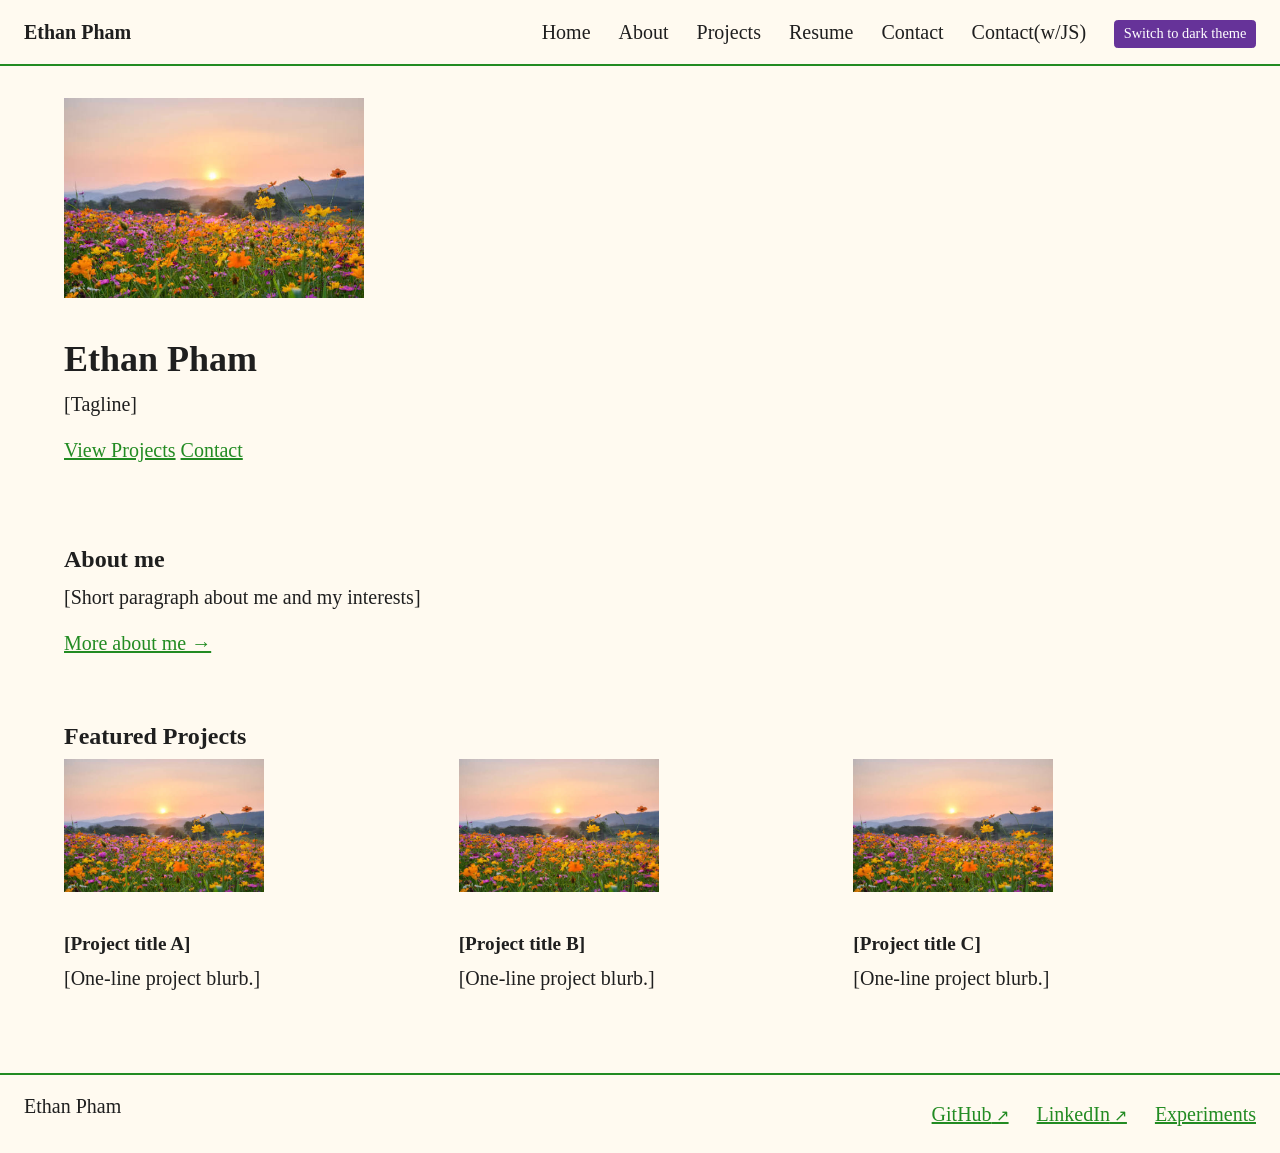
<file: index.html>
<!DOCTYPE html>
<html lang="en">
<head>
  <meta charset="UTF-8">
  <meta name="viewport" content="width=device-width, initial-scale=1.0">
  <meta name = "view-transition" content = "same-origin">
  <title>Ethan Pham — Home</title>
  <link rel="stylesheet" href="personal.css">
  <script> //Placeholder for third-party analytics script </script>
  <script src="theme.js"></script>
</head>
<body>
  <header>
    <a href="index.html">Ethan Pham</a>
    <nav>
      <ul>
        <li><a href="index.html">Home</a></li>
        <li><a href="about.html">About</a></li>
        <li><a href="projects.html">Projects</a></li>
        <li><a href="resume.html">Resume</a></li>
        <li><a href="form-no-js.html">Contact</a></li>
        <li><a href="form-with-js.html">Contact(w/JS)</a></li>
        <script src="theme.js" defer></script>
        <li id="theme-control" hidden><button type="button">Switch to dark theme</button></li>
      </ul>
    </nav>
  </header>

  <main>
    <section>
      <picture>
        <source srcset="images/placeholder.jpeg" media="(max-width: 600px)">
        <img src="images/placeholder.jpeg" alt="Headshot of me" width="300" height="900">
      </picture>
      <h1>Ethan Pham</h1>
      <p>[Tagline]</p>
      <p>
        <a href="projects.html">View Projects</a>
        <a href="contact.html">Contact</a>
      </p>
    </section>

    <section>
        <h2>About me</h2>
        <p>[Short paragraph about me and my interests]</p>
        <a href="about.html">More about me →</a>
    </section>

    <section>
        <h2>Featured Projects</h2>
        <div>
        <article>
            <img src="images/placeholder.jpeg" alt="Screenshot of Project A" width="200" height="200">
            <h3>[Project title A]</h3>
            <p>[One-line project blurb.]</p>
        </article>
        <article>
            <img src="images/placeholder.jpeg" alt="Screenshot of Project B" width="200" height="200">
            <h3>[Project title B]</h3>
            <p>[One-line project blurb.]</p>
        </article>
        <article>
            <img src="images/placeholder.jpeg" alt="Screenshot of Project C" width="200" height="200">
            <h3>[Project title C]</h3>
            <p>[One-line project blurb.]</p>
        </article>
        </div>
    </section>
  </main>

  <footer>
    <p>Ethan Pham</p>
    <ul>
      <li><a href="https://github.com/">GitHub</a></li>
      <li><a href="https://linkedin.com/">LinkedIn</a></li>
      <li><a href="experiments.html">Experiments</a></li>
    </ul>
  </footer>

  <noscript>This site works without JavaScript.</noscript>
</body>
</html>
</file>
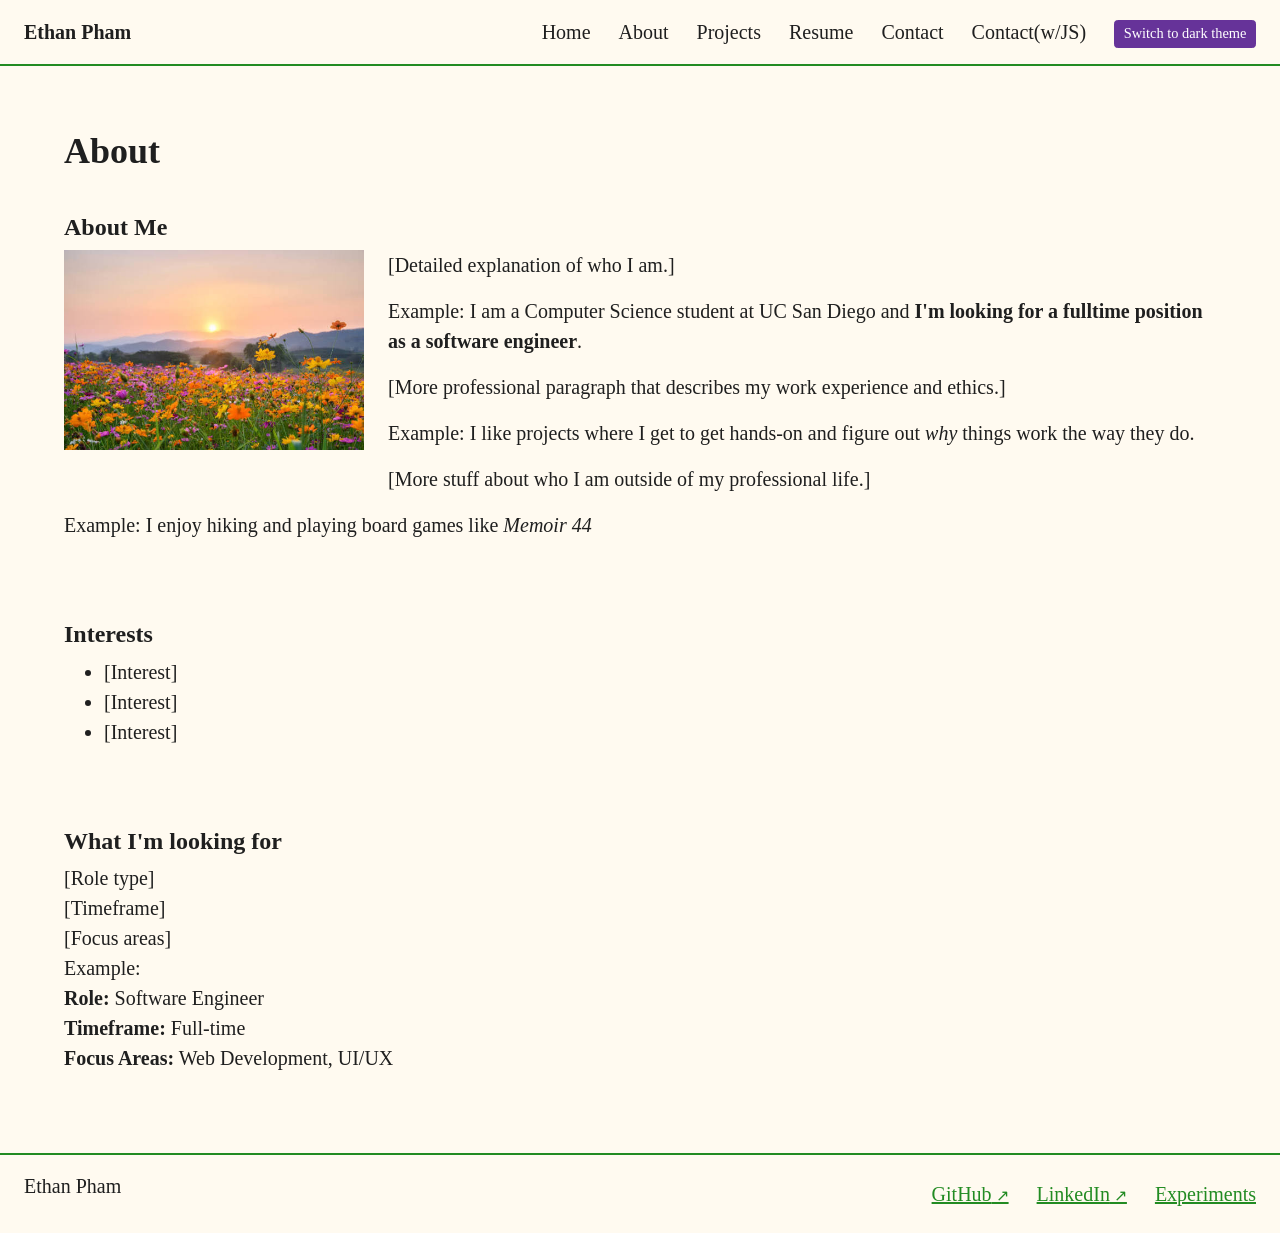
<file: about.html>
<!DOCTYPE html>
<html lang="en">
<head>
    <meta charset="UTF-8">
    <meta name="viewport" content="width=device-width, initial-scale=1.0">
    <meta name = "view-transition" content = "same-origin">
    <title>Ethan Pham — About Me</title>
    <link rel="stylesheet" href="personal.css">
    <script> //Placeholder for third-party analytics script </script>
    <script src="theme.js"></script>
</head>
<body>
  <header>
    <a href="index.html">Ethan Pham</a>
    <nav>
      <ul>
        <li><a href="index.html">Home</a></li>
        <li><a href="about.html">About</a></li>
        <li><a href="projects.html">Projects</a></li>
        <li><a href="resume.html">Resume</a></li>
        <li><a href="form-no-js.html">Contact</a></li>
        <li><a href="form-with-js.html">Contact(w/JS)</a></li>
        <li id="theme-control" hidden><button type="button">Switch to dark theme</button></li>
      </ul>
    </nav>
  </header>

  <main>
    <h1>About</h1>

    <section>
        <h2>About Me</h2>
        <img src="images/placeholder.jpeg" alt="another photo" width="300" height="300">
        <p>[Detailed explanation of who I am.]</p>
        <p>Example: I am a Computer Science student at UC San Diego and <strong>I'm looking for a fulltime position as a software engineer</strong>.</p>
        <p>[More professional paragraph that describes my work experience and ethics.]</p>
        <p>Example: I like projects where I get to get hands-on and figure out <em>why</em> things work the way they do.</p>
        <p>[More stuff about who I am outside of my professional life.]</p>
        <p>Example: I enjoy hiking and playing board games like <i>Memoir 44</i></p>
    </section>

    <section>
        <h2>Interests</h2>
        <ul>
            <li>[Interest]</li>
            <li>[Interest]</li>
            <li>[Interest]</li>
        </ul>
    </section>

    <section>
        <h2>What I'm looking for</h2>
        <p>
            <span>[Role type]</span><br>
            <span>[Timeframe]</span><br>
            <span>[Focus areas]</span><br>

            <span>Example: </span><br>
            <span><b>Role:</b> Software Engineer</span><br>
            <span><b>Timeframe:</b> Full-time</span><br>
            <span><b>Focus Areas:</b> Web Development, UI/UX</span><br>
        </p>
        </section>
  </main>

  <footer>
        <p>Ethan Pham</p>
        <ul>
        <li><a href="https://github.com/">GitHub</a></li>
        <li><a href="https://linkedin.com/">LinkedIn</a></li>
        <li><a href="experiments.html">Experiments</a></li>
        </ul>
  </footer>

  <noscript>This site works without JavaScript.</noscript>
</body>
</html>
</file>
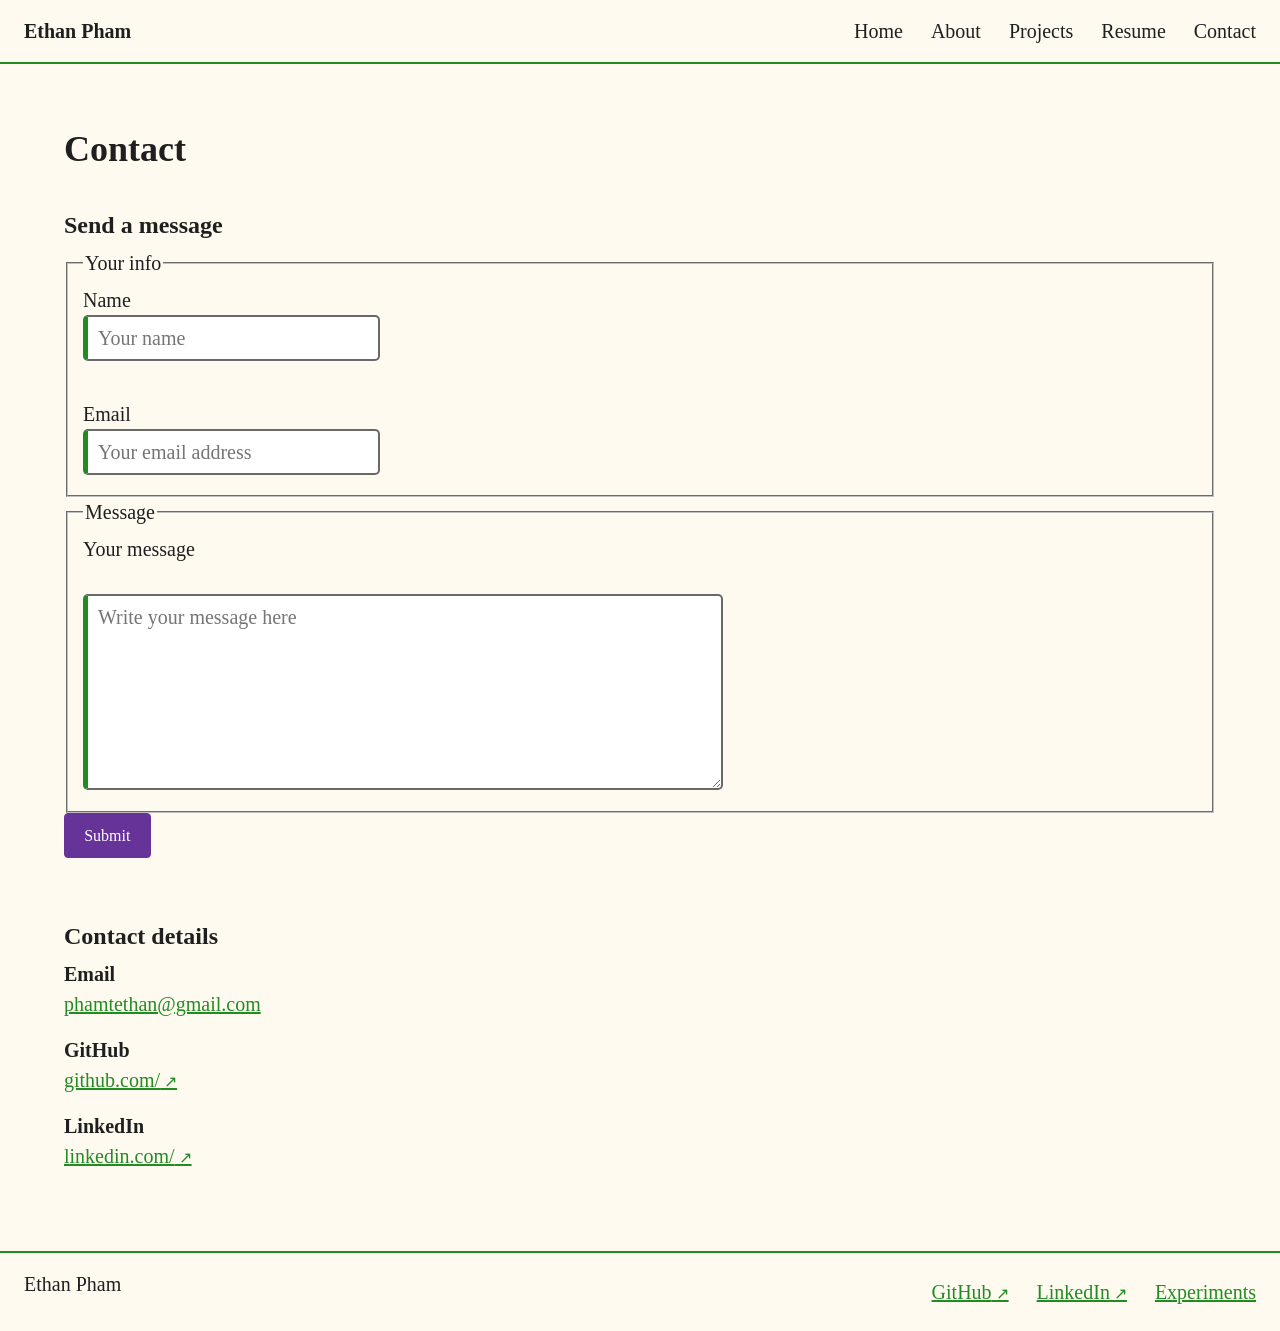
<file: contact.html>
<!DOCTYPE html>
<html lang="en">
<head>
  <meta charset="UTF-8">
  <meta name="viewport" content="width=device-width, initial-scale=1.0">
  <meta name = "view-transition" content = "same-origin">
  <title>Ethan Pham — Contact Me</title>
  <link rel="stylesheet" href="personal.css">
  <script> //Placeholder for third-party analytics script </script>
</head>
<body>
  <header>
    <a href="index.html">Ethan Pham</a>
    <nav>
      <ul>
        <li><a href="index.html">Home</a></li>
        <li><a href="about.html">About</a></li>
        <li><a href="projects.html">Projects</a></li>
        <li><a href="resume.html">Resume</a></li>
        <li><a href="contact.html">Contact</a></li>
      </ul>
    </nav>
  </header>

  <main>
    <h1>Contact</h1>

    <section>
      <h2>Send a message</h2>
      <form action="#" method="post">
        <fieldset>
          <legend>Your info</legend>
          <label for="name">Name</label>
          <input type="text" id="name" name="name" placeholder="Your name" required><br>
          <label for="email">Email</label>
          <input type="email" id="email" name="email" placeholder="Your email address" required>
        </fieldset>

        <fieldset>
          <legend>Message</legend>
          <label for="message">Your message</label><br>
          <textarea id="message" name="message" rows="6" cols="50" placeholder="Write your message here" required></textarea>
        </fieldset>

        <button type="button" commandfor="submit-dialog" command="show-modal">Submit</button>
      </form>
    </section>

    <section>
      <h2>Contact details</h2>
      <p><b>Email</b><br><a href="mailto:you@example.com">phamtethan@gmail.com</a></p>
      <p><b>GitHub</b><br><a href="https://github.com">github.com/</a></p>
      <p><b>LinkedIn</b><br><a href="https://linkedin.com">linkedin.com/</a></p>
    </section>
  </main>

  <footer>
    <p>Ethan Pham</p>
    <ul>
      <li><a href="https://github.com/">GitHub</a></li>
      <li><a href="https://linkedin.com/">LinkedIn</a></li>
      <li><a href="experiments.html">Experiments</a></li>
    </ul>
  </footer>

<dialog id="submit-dialog">
  <header>
    <h2> Message Sent!</h2>
    <button commandfor="submit-dialog" command="close" aria-label="Close">&times;</button>
  </header>
  <section>
    <h2>Thanks for the message!</h2>
    <p>Thanks! Your message has been sent.</p>
  </section>
  <footer>
    <button commandfor="submit-dialog" command = "close" class="primary">Close</button>
  </footer> 
</dialog>


  <noscript>This site works without JavaScript.</noscript>
</body>
</html>
</file>
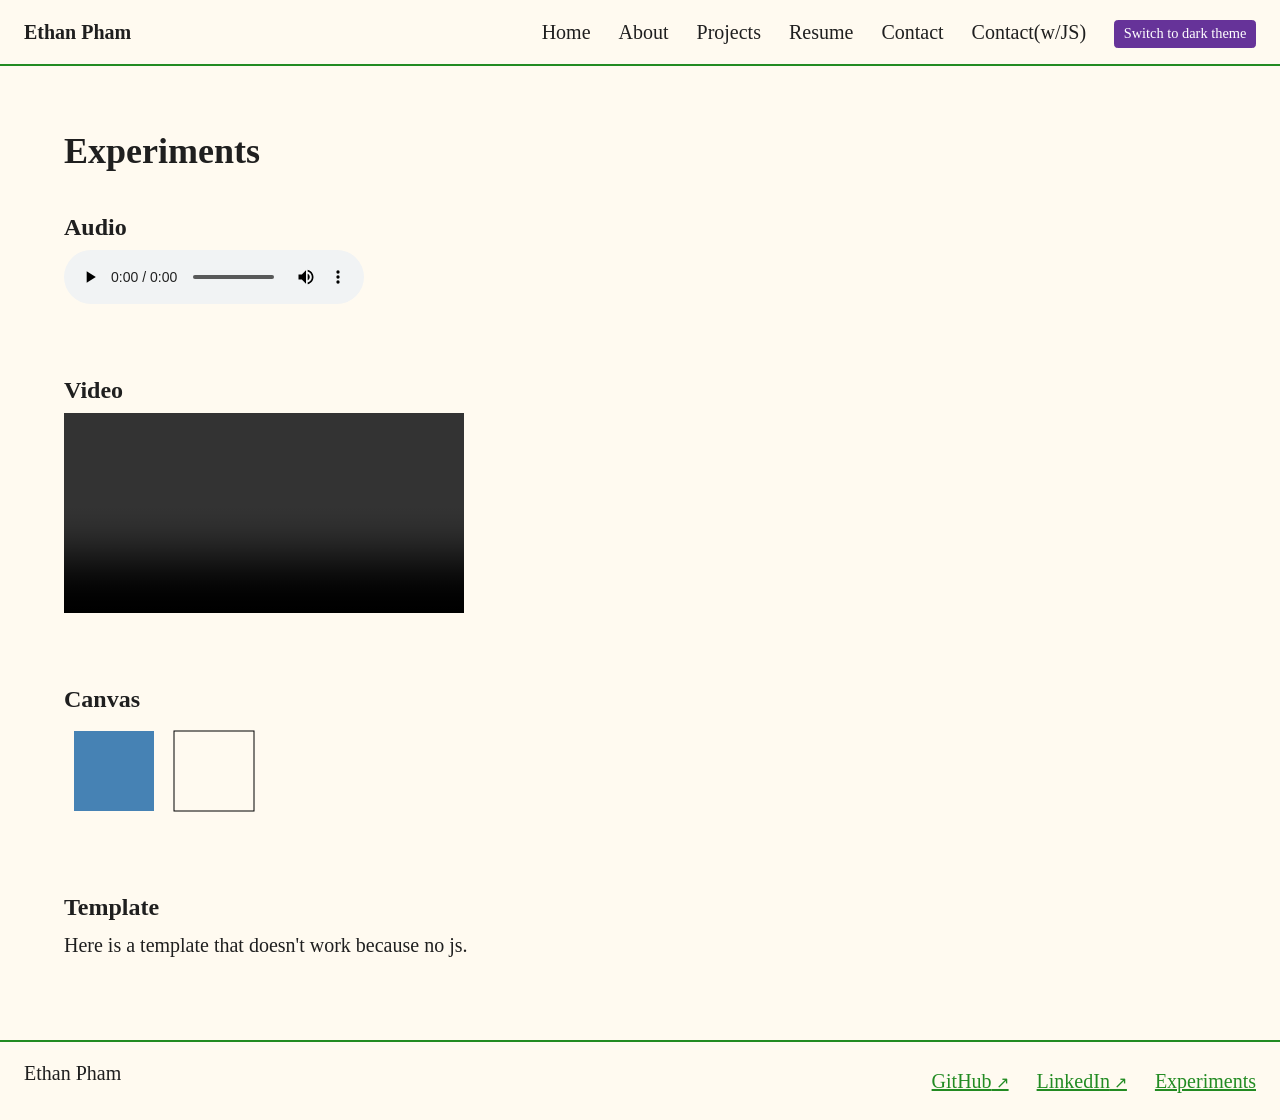
<file: experiments.html>
<!DOCTYPE html>
<html lang="en">
<head>
  <meta charset="UTF-8">
  <meta name="viewport" content="width=device-width, initial-scale=1.0">
  <meta name = "view-transition" content = "same-origin">
  <title>Ethan Pham — Experiments</title>
  <link rel="stylesheet" href="personal.css">
  <script> //Placeholder for third-party analytics script </script>
  <script src="theme.js"></script>
</head>
<body>
  <header>
    <a href="index.html">Ethan Pham</a>
    <nav>
      <ul>
        <li><a href="index.html">Home</a></li>
        <li><a href="about.html">About</a></li>
        <li><a href="projects.html">Projects</a></li>
        <li><a href="resume.html">Resume</a></li>
        <li><a href="form-no-js.html">Contact</a></li>
        <li><a href="form-with-js.html">Contact(w/JS)</a></li>
        <li id="theme-control" hidden><button type="button">Switch to dark theme</button></li>
      </ul>
    </nav>
  </header>

  <main>
     <h1>Experiments</h1>
     <section>
      <h2>Audio</h2>
      <audio controls>
        <source src="audio/oof.mp3" type="audio/mpeg">
        Your browser does not support the audio element.
      </audio>
     </section>

     <section>
      <h2>Video</h2>
      <video controls width="400" height="240">
        <source src="video/waterfall.mp4" type="video/mp4">
        Your browser does not support the video element.
      </video>
     </section>

     <section>
      <h2>Canvas</h2>
      <canvas id="demo-canvas" width="200" height="100">A simple canvas drawing.</canvas>
      <script>
        const ctx = document.getElementById("demo-canvas").getContext("2d");
        ctx.fillStyle = "steelblue";
        ctx.fillRect(10, 10, 80, 80);
        ctx.strokeStyle = "black";
        ctx.strokeRect(110, 10, 80, 80);
      </script>
     </section>

     <section>
      <h2>Template</h2>
      <p>Here is a template that doesn't work because no js.</p>
      <template id="project-card-template">
        <article>
          <h3>Project title</h3>
          <p>Project summary.</p>
        </article>
      </template>
    </section>
  </main>

  <footer>
    <p>Ethan Pham</p>
    <ul>
      <li><a href="https://github.com/">GitHub</a></li>
      <li><a href="https://linkedin.com/">LinkedIn</a></li>
      <li><a href="experiments.html">Experiments</a></li>
    </ul>
  </footer>

  <noscript>This site works without JavaScript.</noscript>
</body>
</html>
</file>
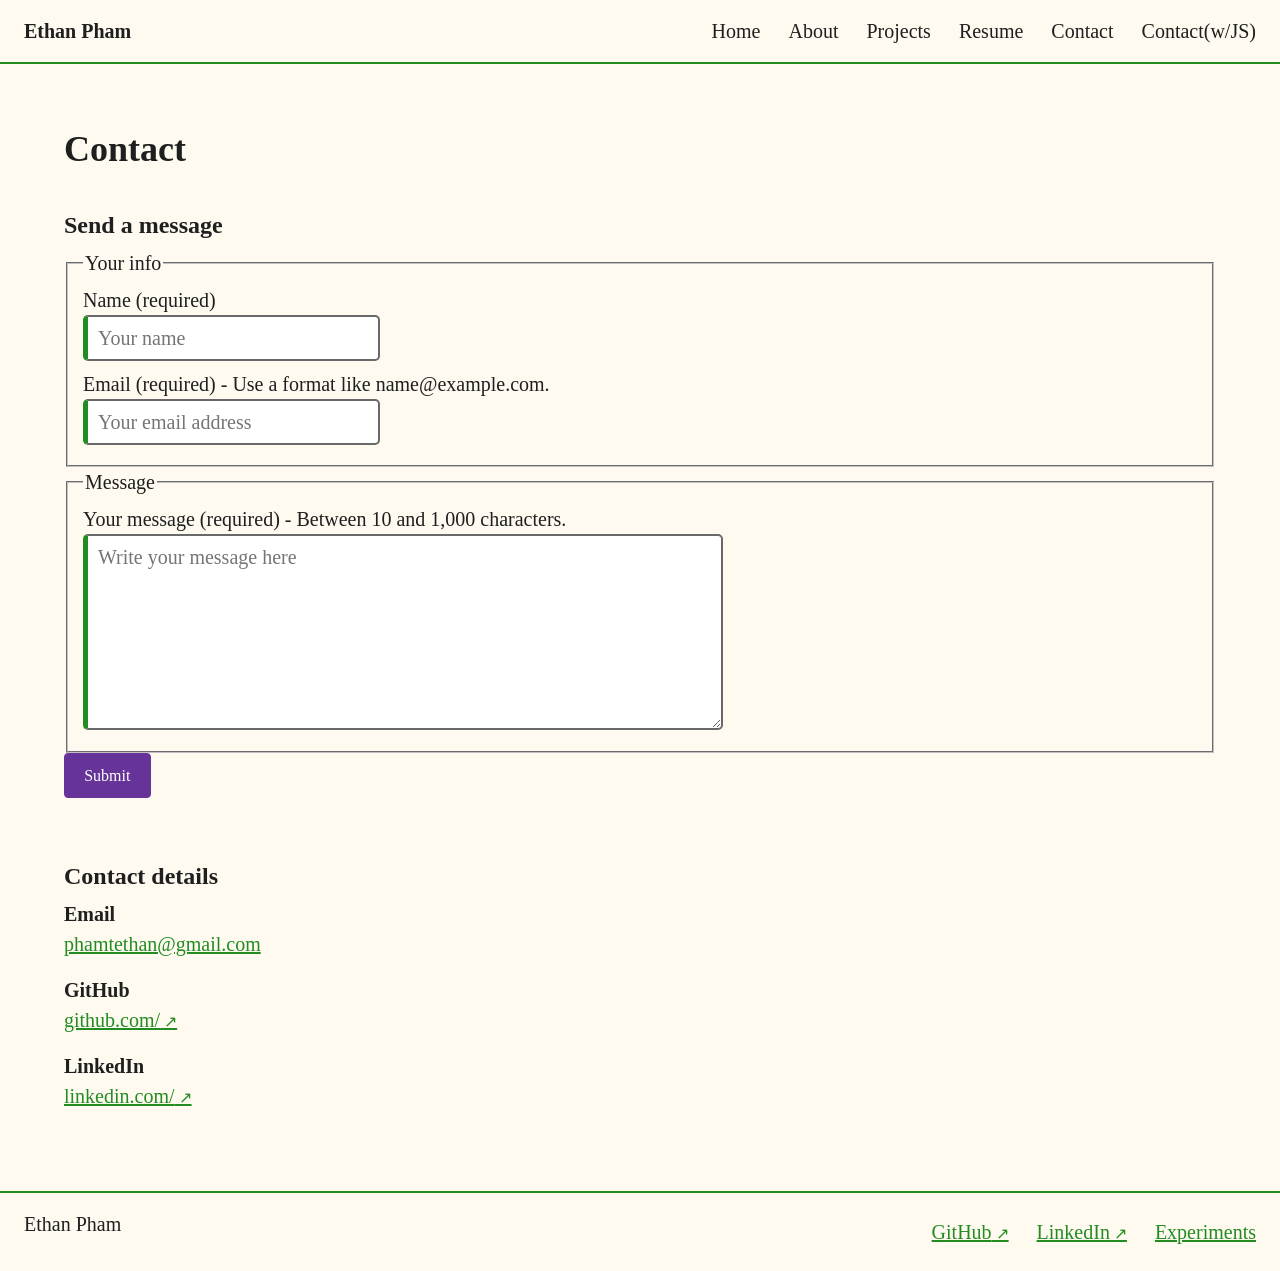
<file: form-no-js.html>
<!DOCTYPE html>
<html lang="en">
<head>
  <meta charset="UTF-8">
  <meta name="viewport" content="width=device-width, initial-scale=1.0">
  <meta name = "view-transition" content = "same-origin">
  <title>Ethan Pham — Contact Me</title>
  <link rel="stylesheet" href="personal.css">
  <script> //Placeholder for third-party analytics script </script>
</head>
<body>
  <header>
    <a href="index.html">Ethan Pham</a>
    <nav>
      <ul>
        <li><a href="index.html">Home</a></li>
        <li><a href="about.html">About</a></li>
        <li><a href="projects.html">Projects</a></li>
        <li><a href="resume.html">Resume</a></li>
        <li><a href="form-no-js.html">Contact</a></li>
        <li><a href="form-with-js.html">Contact(w/JS)</a></li>
      </ul>
    </nav>
  </header>

  <main>
    <h1>Contact</h1>

    <section>
      <h2>Send a message</h2>
      <form action="https://httpbin.org/post" method="post">
        <input type="hidden" name="possible_bot" value="true">

        <fieldset>
          <legend>Your info</legend>
          <label for="name">Name (required)</label>
          <input type="text" id="name" name="name" autocomplete="name" placeholder="Your name" required minlength="1" maxlength="100">
          <label for="email">Email (required) - Use a format like name@example.com.</label>
          <input type="email" id="email" name="email" autocomplete="email" placeholder="Your email address" required>
        </fieldset>

        <fieldset>
          <legend>Message</legend>
          <label for="comments">Your message (required) - Between 10 and 1,000 characters.</label>
          <textarea id="comments" name="comments" rows="6" cols="50" placeholder="Write your message here" required minlength="10" maxlength="1000"></textarea>
        </fieldset>

        <button type="submit">Submit</button>
      </form>
    </section>

    <section>
      <h2>Contact details</h2>
      <p><b>Email</b><br><a href="mailto:phamtethan@gmail.com">phamtethan@gmail.com</a></p>
      <p><b>GitHub</b><br><a href="https://github.com">github.com/</a></p>
      <p><b>LinkedIn</b><br><a href="https://linkedin.com">linkedin.com/</a></p>
    </section>
  </main>

  <footer>
    <p>Ethan Pham</p>
    <ul>
      <li><a href="https://github.com/">GitHub</a></li>
      <li><a href="https://linkedin.com/">LinkedIn</a></li>
      <li><a href="experiments.html">Experiments</a></li>
    </ul>
  </footer>

  <noscript>This site works without JavaScript.</noscript>
</body>
</html>
</file>
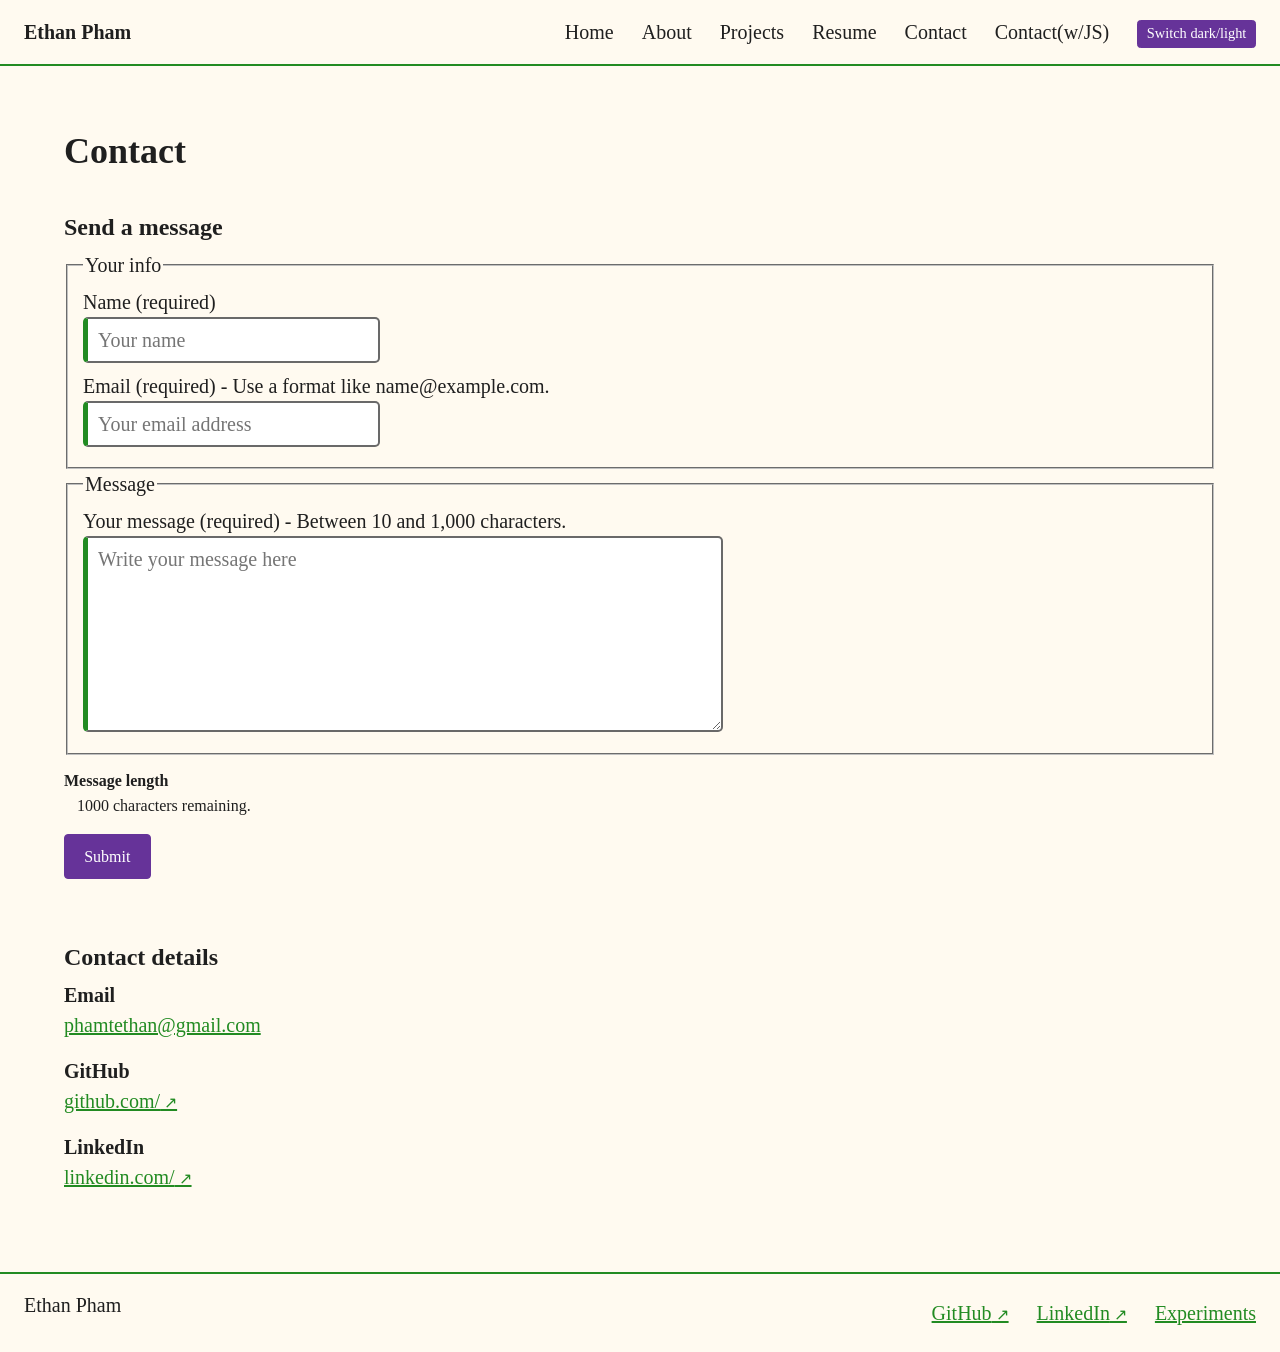
<file: form-with-js.html>
<!DOCTYPE html>
<html lang="en">
<head>
  <meta charset="UTF-8">
  <meta name="viewport" content="width=device-width, initial-scale=1.0">
  <meta name = "view-transition" content = "same-origin">
  <title>Ethan Pham — Contact Me</title>
  <link rel="stylesheet" href="personal.css">
  <script> //Placeholder for third-party analytics script </script>
  <script src="theme.js"></script>
  <script src="form.js" defer></script>
</head>
<body>
  <header>
    <a href="index.html">Ethan Pham</a>
    <nav>
      <ul>
        <li><a href="index.html">Home</a></li>
        <li><a href="about.html">About</a></li>
        <li><a href="projects.html">Projects</a></li>
        <li><a href="resume.html">Resume</a></li>
        <li><a href="form-no-js.html">Contact</a></li>
        <li><a href="form-with-js.html">Contact(w/JS)</a></li>
        <li id="theme-control" hidden><button type="button">Switch dark/light</button></li>
      </ul>
    </nav>
  </header>

  <main>
    <h1>Contact</h1>

    <section>
      <h2>Send a message</h2>
      <form action="https://httpbin.org/post" method="post">
        <input type="hidden" name="possible_bot" value="true">
        <input type="hidden" id="form-errors" name="form-errors" value="[]">

        <fieldset>
          <legend>Your info</legend>
          <label for="name">Name (required)</label>
          <input type="text" id="name" name="name" autocomplete="name" placeholder="Your name" required minlength="1" maxlength="100" aria-describedby="name-error">
          <label for="email">Email (required) - Use a format like name@example.com.</label>
          <input type="email" id="email" name="email" autocomplete="email" placeholder="Your email address" required aria-describedby="email-error">
        </fieldset>

        <fieldset>
          <legend>Message</legend>
          <label for="comments">Your message (required) - Between 10 and 1,000 characters.</label>
          <textarea id="comments" name="comments" rows="6" cols="50" placeholder="Write your message here" required minlength="10" maxlength="1000" aria-describedby="comments-info comments-error"></textarea>
        </fieldset>

        <!-- Both message areas are filled in by form.js and stay hidden without JavaScript -->
        <div id="form-errors-area" aria-live="polite" hidden>
          <h3 hidden>Errors to fix</h3>
          <ul id="error-list">
            <li id="name-error" hidden></li>
            <li id="email-error" hidden></li>
            <li id="comments-error" hidden></li>
          </ul>
        </div>

        <div id="form-info-area" hidden>
          <h3>Message length</h3>
          <p id="comments-info"></p>
        </div>

        <button type="submit">Submit</button>
      </form>
    </section>

    <section>
      <h2>Contact details</h2>
      <p><b>Email</b><br><a href="mailto:phamtethan@gmail.com">phamtethan@gmail.com</a></p>
      <p><b>GitHub</b><br><a href="https://github.com">github.com/</a></p>
      <p><b>LinkedIn</b><br><a href="https://linkedin.com">linkedin.com/</a></p>
    </section>
  </main>

  <footer>
    <p>Ethan Pham</p>
    <ul>
      <li><a href="https://github.com/">GitHub</a></li>
      <li><a href="https://linkedin.com/">LinkedIn</a></li>
      <li><a href="experiments.html">Experiments</a></li>
    </ul>
  </footer>

  <noscript>This site works without JavaScript.</noscript>
</body>
</html>
</file>
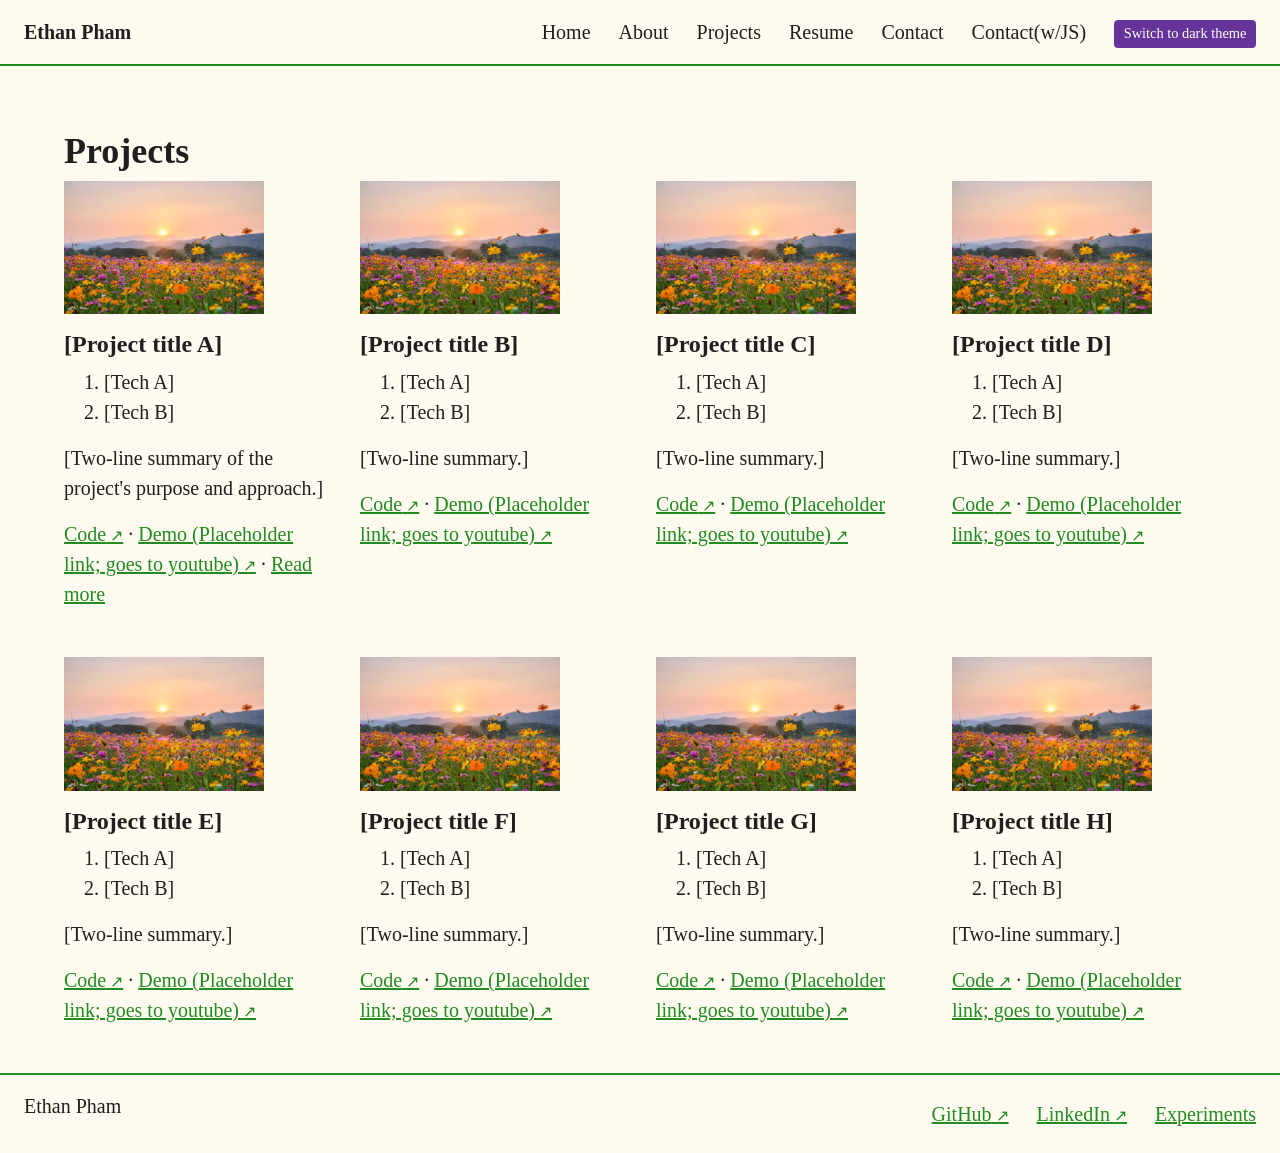
<file: projects.html>
<!DOCTYPE html>
<html lang="en">
<head>
  <meta charset="UTF-8">
  <meta name="viewport" content="width=device-width, initial-scale=1.0">
  <meta name = "view-transition" content = "same-origin">
  <title>Ethan Pham — Projects</title>
  <link rel="stylesheet" href="personal.css">
  <script> //Placeholder for third-party analytics script </script>
  <script src="theme.js"></script>
</head>
<body>
  <header>
    <a href="index.html">Ethan Pham</a>
    <nav>
      <ul>
        <li><a href="index.html">Home</a></li>
        <li><a href="about.html">About</a></li>
        <li><a href="projects.html">Projects</a></li>
        <li><a href="resume.html">Resume</a></li>
        <li><a href="form-no-js.html">Contact</a></li>
        <li><a href="form-with-js.html">Contact(w/JS)</a></li>
        <li id="theme-control" hidden><button type="button">Switch to dark theme</button></li>
      </ul>
    </nav>
  </header>

  <main>
    <h1>Projects</h1>

    <div>
      <article>
        <img src="images/placeholder.jpeg" alt="Screenshot of Project A" width="200" height="120">
        <h2>[Project title A]</h2>
        <ol>
          <li>[Tech A]</li>
          <li>[Tech B]</li>
        </ol>
        <p>[Two-line summary of the project's purpose and approach.]</p>
        <p>
          <a href="https://github.com/">Code</a> ·
          <a href="https://youtube.com/">Demo (Placeholder link; goes to youtube)</a> ·
          <a href="projectdetails/projectdetailsa.html">Read more</a>
        </p>
      </article>

      <article>
        <img src="images/placeholder.jpeg" alt="Screenshot of Project B" width="200" height="120">
        <h2>[Project title B]</h2>
        <ol>
          <li>[Tech A]</li>
          <li>[Tech B]</li>
        </ol>
        <p>[Two-line summary.]</p>
        <p>
          <a href="https://github.com/">Code</a> ·
          <a href="https://youtube.com/">Demo (Placeholder link; goes to youtube)</a>
        </p>
      </article>

      <article>
        <img src="images/placeholder.jpeg" alt="Screenshot of Project C" width="200" height="120">
        <h2>[Project title C]</h2>
        <ol>
          <li>[Tech A]</li>
          <li>[Tech B]</li>
        </ol>
        <p>[Two-line summary.]</p>
        <p>
          <a href="https://github.com/">Code</a> ·
          <a href="https://youtube.com/">Demo (Placeholder link; goes to youtube)</a>
        </p>
      </article>

      <article>
        <img src="images/placeholder.jpeg" alt="Screenshot of Project D" width="200" height="120">
        <h2>[Project title D]</h2>
        <ol>
          <li>[Tech A]</li>
          <li>[Tech B]</li>
        </ol>
        <p>[Two-line summary.]</p>
        <p>
          <a href="https://github.com/">Code</a> ·
          <a href="https://youtube.com/">Demo (Placeholder link; goes to youtube)</a>
        </p>
      </article>

      <article>
        <img src="images/placeholder.jpeg" alt="Screenshot of Project E" width="200" height="120">
        <h2>[Project title E]</h2>
        <ol>
          <li>[Tech A]</li>
          <li>[Tech B]</li>
        </ol>
        <p>[Two-line summary.]</p>
        <p>
          <a href="https://github.com/">Code</a> ·
          <a href="https://youtube.com/">Demo (Placeholder link; goes to youtube)</a>
        </p>
      </article>

      <article>
        <img src="images/placeholder.jpeg" alt="Screenshot of Project F" width="200" height="120">
        <h2>[Project title F]</h2>
        <ol>
          <li>[Tech A]</li>
          <li>[Tech B]</li>
        </ol>
        <p>[Two-line summary.]</p>
        <p>
          <a href="https://github.com/">Code</a> ·
          <a href="https://youtube.com/">Demo (Placeholder link; goes to youtube)</a>
        </p>
      </article>

      <article>
        <img src="images/placeholder.jpeg" alt="Screenshot of Project G" width="200" height="120">
        <h2>[Project title G]</h2>
        <ol>
          <li>[Tech A]</li>
          <li>[Tech B]</li>
        </ol>
        <p>[Two-line summary.]</p>
        <p>
          <a href="https://github.com/">Code</a> ·
          <a href="https://youtube.com/">Demo (Placeholder link; goes to youtube)</a>
        </p>
      </article>

      <article>
        <img src="images/placeholder.jpeg" alt="Screenshot of Project H" width="200" height="120">
        <h2>[Project title H]</h2>
        <ol>
          <li>[Tech A]</li>
          <li>[Tech B]</li>
        </ol>
        <p>[Two-line summary.]</p>
        <p>
          <a href="https://github.com/">Code</a> ·
          <a href="https://youtube.com/">Demo (Placeholder link; goes to youtube)</a>
        </p>
      </article>
    </div>
  </main>

  <footer>
    <p>Ethan Pham</p>
    <ul>
      <li><a href="https://github.com/">GitHub</a></li>
      <li><a href="https://linkedin.com/">LinkedIn</a></li>
      <li><a href="experiments.html">Experiments</a></li>
    </ul>
  </footer>

  <noscript>This site works without JavaScript.</noscript>
</body>
</html>
</file>
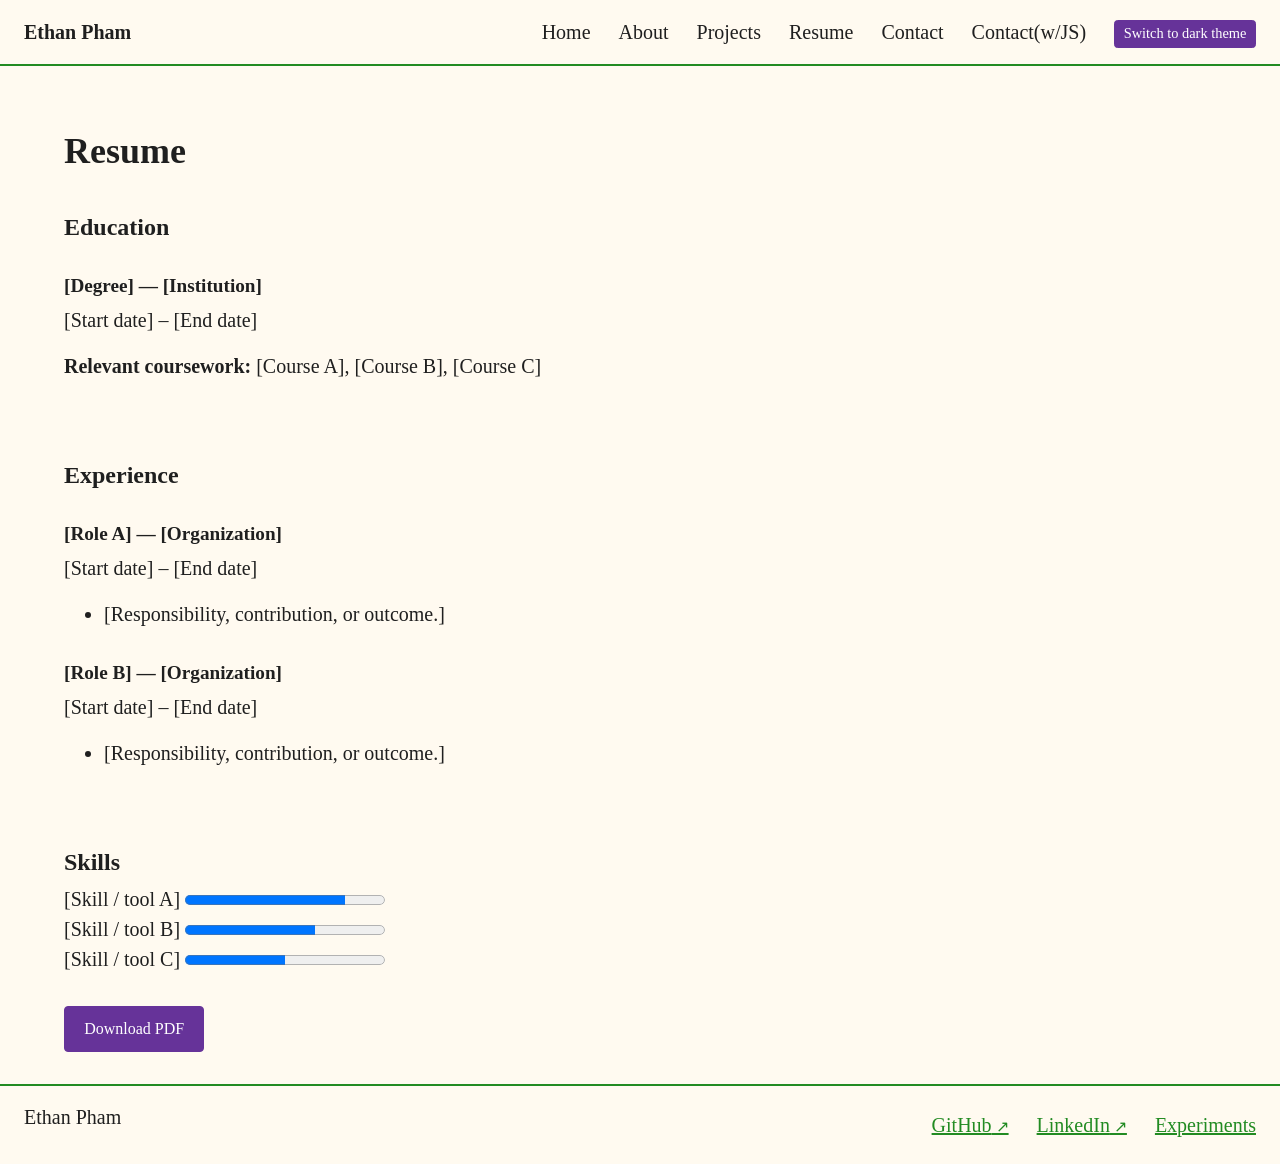
<file: resume.html>
<!DOCTYPE html>
<html lang="en">
<head>
  <meta charset="UTF-8">
  <meta name="viewport" content="width=device-width, initial-scale=1.0">
  <meta name = "view-transition" content = "same-origin">
  <title>Ethan Pham — Resume</title>
  <link rel="stylesheet" href="personal.css">
  <script> //Placeholder for third-party analytics script </script>
  <script src="theme.js"></script>
</head>
<body>
  <header>
    <a href="index.html">Ethan Pham</a>
    <nav>
      <ul>
        <li><a href="index.html">Home</a></li>
        <li><a href="about.html">About</a></li>
        <li><a href="projects.html">Projects</a></li>
        <li><a href="resume.html">Resume</a></li>
        <li><a href="form-no-js.html">Contact</a></li>
        <li><a href="form-with-js.html">Contact(w/JS)</a></li>
        <li id="theme-control" hidden><button type="button">Switch to dark theme</button></li>
      </ul>
    </nav>
  </header>

  <main>
    <h1>Resume</h1>

    <section>
      <h2>Education</h2>
      <h3>[Degree] — [Institution]</h3>
      <p>[Start date] – [End date]</p>
      <p><b>Relevant coursework:</b> [Course A], [Course B], [Course C]</p>
    </section>

    <section>
      <h2>Experience</h2>
      <h3>[Role A] — [Organization]</h3>
      <p>[Start date] – [End date]</p>
      <ul>
        <li>[Responsibility, contribution, or outcome.]</li>
      </ul>

      <h3>[Role B] — [Organization]</h3>
      <p>[Start date] – [End date]</p>
      <ul>
        <li>[Responsibility, contribution, or outcome.]</li>
      </ul>
    </section>

    <section>
      <h2>Skills</h2>
      <label for="skill-a">[Skill / tool A]</label>
      <progress id="skill-a" value="80" max="100">80%</progress><br>
      <label for="skill-b">[Skill / tool B]</label>
      <progress id="skill-b" value="65" max="100">65%</progress><br>
      <label for="skill-c">[Skill / tool C]</label>
      <progress id="skill-c" value="50" max="100">50%</progress>
    </section>

    <button type="button">Download PDF</button>
  </main>

  <footer>
    <p>Ethan Pham</p>
    <ul>
      <li><a href="https://github.com/">GitHub</a></li>
      <li><a href="https://linkedin.com/">LinkedIn</a></li>
      <li><a href="experiments.html">Experiments</a></li>
    </ul>
  </footer>

  <noscript>This site works without JavaScript.</noscript>
</body>
</html>
</file>
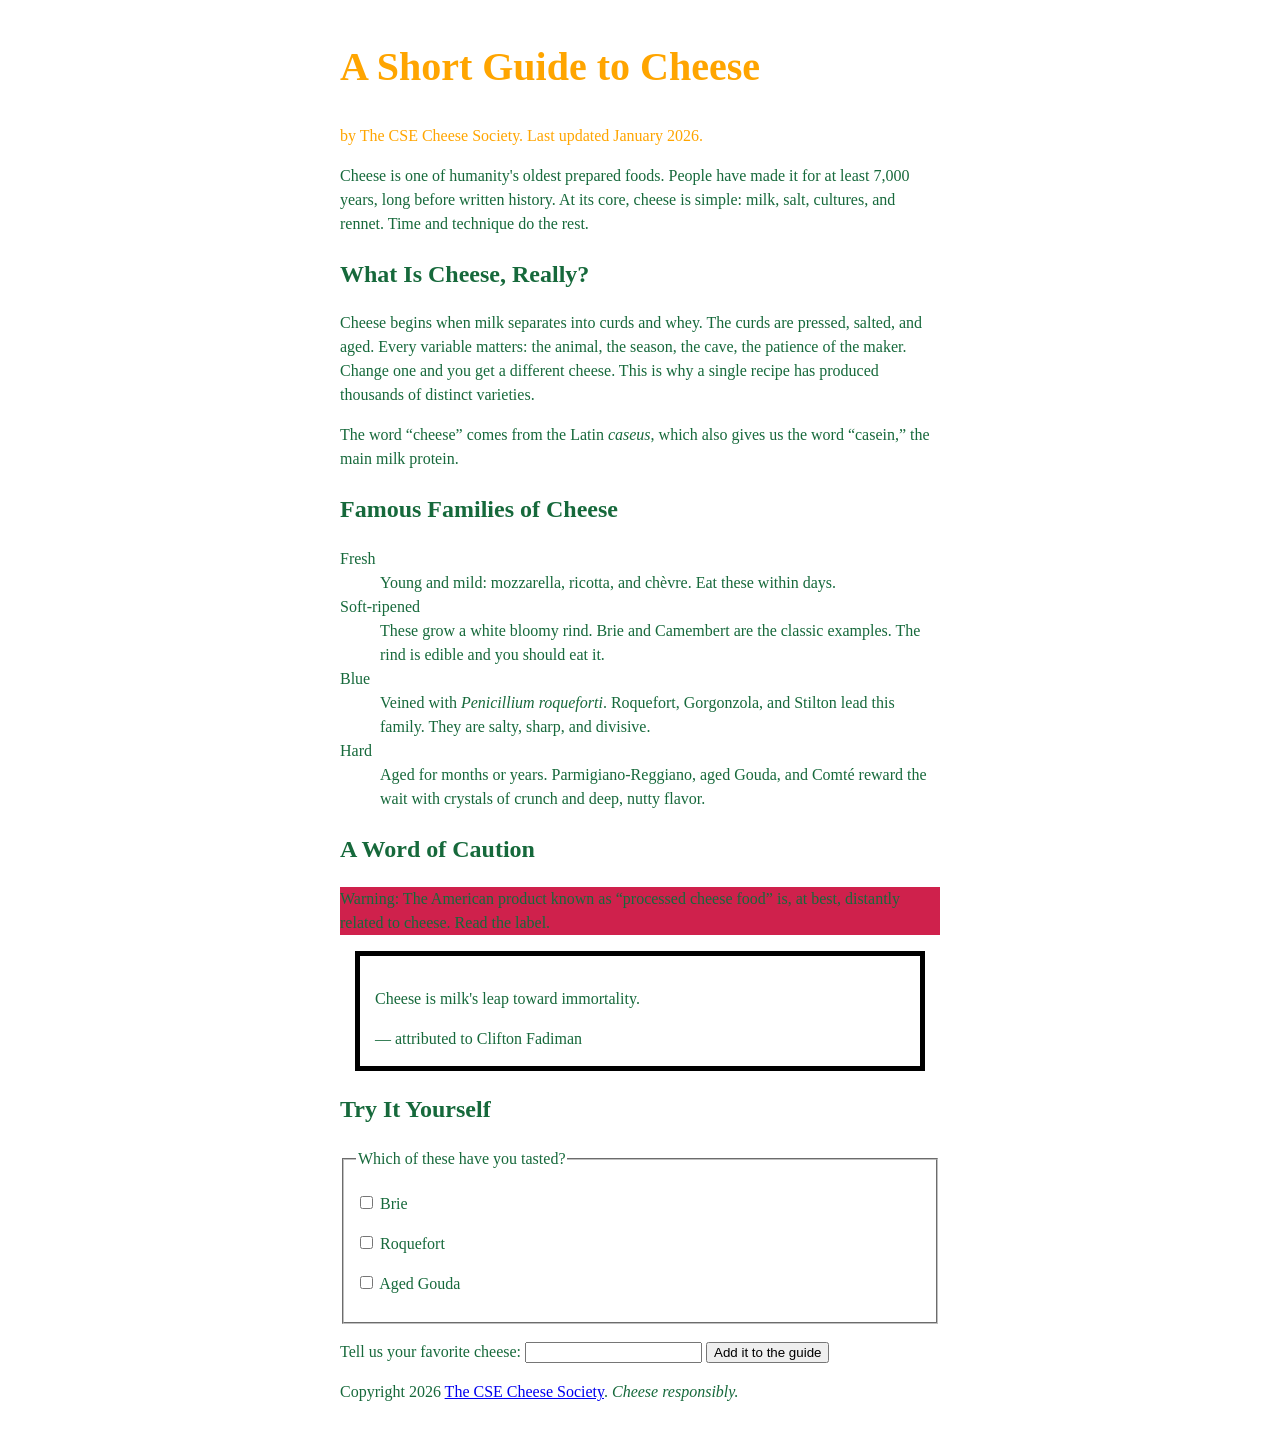
<file: part1/cheese.html>
<!DOCTYPE html>
<html lang="en">
<head>
  <meta charset="UTF-8">
  <meta name="viewport" content="width=device-width, initial-scale=1">
  <title>A Short Guide to Cheese</title>
  <link rel="stylesheet" href="cheese.css">
</head>
<body>
  <header>
    <h1>A Short Guide to Cheese</h1>
    <p>by The CSE Cheese Society. Last updated <time datetime="2026-01">January 2026</time>.</p>
  </header>

  <main>
    <article>
      <p>Cheese is one of humanity's oldest prepared foods. People have made
      it for at least 7,000 years, long before written history. At its core,
      cheese is simple: milk, salt, cultures, and rennet. Time and technique
      do the rest.</p>

      <section>
        <h2>What Is Cheese, Really?</h2>
        <p>Cheese begins when milk separates into curds and whey. The curds
        are pressed, salted, and aged. Every variable matters: the animal,
        the season, the cave, the patience of the maker. Change one and you
        get a different cheese. This is why a single recipe has produced
        thousands of distinct varieties.</p>
        <p>The word <q>cheese</q> comes from the Latin
        <span class="latin" lang="la">caseus</span>, which also gives us the word
        <q>casein,</q> the main milk protein.</p>
      </section>

      <section>
        <h2>Famous Families of Cheese</h2>

        <dl>
          <dt>Fresh</dt>
          <dd>Young and mild: mozzarella, ricotta, and
          <span lang="fr">chèvre</span>. Eat these within days.</dd>

          <dt>Soft-ripened</dt>
          <dd>These grow a white bloomy rind. Brie and Camembert are the
          classic examples. The rind is edible and you should eat it.</dd>

          <dt>Blue</dt>
          <dd>Veined with <span class="latin" lang="la">Penicillium
          roqueforti</span>. Roquefort, Gorgonzola, and Stilton lead this
          family. They are salty, sharp, and divisive.</dd>

          <dt>Hard</dt>
          <dd>Aged for months or years. Parmigiano-Reggiano, aged Gouda,
          and <span lang="fr">Comté</span> reward the wait with crystals
          of crunch and deep, nutty flavor.</dd>
        </dl>
      </section>

      <section>
        <h2>A Word of Caution</h2>
        <p id="warning">Warning: The American product known as
        <q>processed cheese food</q> is, at best, distantly related to
        cheese. Read the label.</p>

        <blockquote>
          <p>Cheese is milk's leap toward immortality.</p>
          <footer>— attributed to Clifton Fadiman</footer>
        </blockquote>
      </section>

      <section>
        <h2>Try It Yourself</h2>
        <form>
          <fieldset>
            <legend>Which of these have you tasted?</legend>
            <p><input type="checkbox" id="c-brie" name="tasted" value="brie">
               <label for="c-brie">Brie</label></p>
            <p><input type="checkbox" id="c-roquefort" name="tasted" value="roquefort">
               <label for="c-roquefort">Roquefort</label></p>
            <p><input type="checkbox" id="c-gouda" name="tasted" value="gouda">
               <label for="c-gouda">Aged Gouda</label></p>
          </fieldset>
          <p>
            <label for="fav">Tell us your favorite cheese:</label>
            <input type="text" id="fav" name="favorite">
            <button type="submit">Add it to the guide</button>
          </p>
        </form>
      </section>
    </article>
  </main>
  <footer>
    <p>Copyright 2026 <a href="https://example.com/cheese-society">The CSE
    Cheese Society</a>. <em>Cheese responsibly.</em></p>
  </footer>
</body>
</html>
</file>
<file: personal.css>
:root {
    /* light theme (default, also used when JavaScript is off) */
    color-scheme: light;
    --color-accent: forestgreen;
    --color-button: rebeccapurple;
    --color-button-text: white;
    --color-bg: floralwhite;
    --color-text: #1f1f1f;
    --color-surface: white;
    --color-border: dimgray;
    --color-error: firebrick;
    --color-valid: forestgreen;
    --color-warning: darkorange;
    --font-body: "Times New Roman", Times, Georgia, serif;
    --content-width: 72rem;
    --nav-gap: 1.75rem;
    --space: 2rem;
}

/* dark theme: theme.js sets data-theme="dark" on the html element */
:root[data-theme="dark"] {
    color-scheme: dark;
    --color-accent: #7fd47f;
    --color-button: #b9a3f0;
    --color-button-text: #1b1a17;
    --color-bg: #1b1a17;
    --color-text: #f2ede3;
    --color-surface: #2a2824;
    --color-border: #a8a39a;
    --color-error: #ff8a80;
    --color-valid: #7fd47f;
    --color-warning: #ffb74d;
}

/* top header - not the dialog’s header on contact.html */
body > header {
    display: flex;
    justify-content: space-between;
    align-items: center;
    padding: 1rem 1.5rem;
    border-bottom: 2px solid var(--color-accent);
}

/* top left name link */
body > header > a {
    font-weight: 700;
    text-decoration: none;
    color: inherit;
}

/* header navigation */
nav ul {
    display: flex;
    align-items: center;
    gap: var(--nav-gap);
    list-style: none;
    margin: 0;
    padding: 0;
}

/* common footer */
body > footer {
    display: flex;
    justify-content: space-between;
    align-items: center;
    padding: 1rem 1.5rem;
    border-top: 2px solid var(--color-accent);
}

/* footer navigation */
body > footer > ul {
    display: flex;
    gap: var(--nav-gap);
    list-style: none;
    margin: 0;
    padding: 0;
}

/* shared heading spacing and line height */
h1, h2, h3 {
  line-height: 1.2;    
  margin-top: var(--space);    
  margin-bottom: 0.5rem; 
}

/* custom heading size*/
h1 {
    font-size: 2.25rem;
}

h2 {
    font-size: 1.5rem;
}

h3 {
    font-size: 1.2rem;
}

/* body*/
body {
    font-family: var(--font-body);
    font-size: 1.25rem;
    line-height: 1.5;
    color: var(--color-text);
    background: var(--color-bg);
    margin: 0;
}

/* centered content */
main {
    max-width: var(--content-width);
    margin: 0 auto;
    padding: var(--space) 1.5rem;
}

/* item spacing */
p, ul, ol {
    margin-top: 0;
    margin-bottom: 1rem;
}

/* section spacing */
section {
    margin-bottom: var(--space);
    display: flow-root;
}

/* button padding, border, background, and cursor */
button {
    font: inherit;
    font-size: 1rem;
    padding: 0.6em 1.2em;
    border: 1px solid var(--color-button);
    border-radius: 0.25em;
    background: var(--color-button);
    color: var(--color-button-text);
    cursor: pointer;
}

/* smaller theme button so it fits the height of the nav links */
nav button {
    font-size: 0.9rem;
    padding: 0.15em 0.6em;
}

/* form input and textarea sizing */
input, textarea {
    font: inherit;
    max-width: 100%;
    box-sizing: border-box;
}

/* form fieldset sizing */
fieldset {
    min-width: 0;
    max-width: 100%;
    box-sizing: border-box;
    display: flex;
    flex-direction: column;
    align-items: flex-start;
}

/* featured projects spacing */
section > div {
    display: flex;
    gap: var(--space);
}

/* featured project sizing */
section > div > article {
    flex: 1;
}

/* images inside any article */
article img {
    max-width: 100%;
    height: auto;
}

/* image float and spacing */
section > img {
    float: left;
    margin: 0 1.5rem 1rem 0;
    max-width: 100%;
    height: auto;
}

/* project grid layout */
main > div {
    display: grid;
    grid-template-columns: repeat(4, 1fr);
    gap: var(--space);
}

/* project grid article spacing */
main > div > article h2 {
    margin-top: 0.5rem;
}

/* media never wider than container */
img, video, iframe, canvas {
    max-width: 100%;
    height: auto;
}

iframe {
    width: 100%;
    aspect-ratio: 16 / 9;
    display: block;
}


/* field instructions between a label and its control */
fieldset p {
    margin: 0 0 0.25rem;
    font-size: 1rem;
}

/* fixed border and reserved icon space so validation never shifts layout */
input, textarea {
    border: 2px solid var(--color-border);
    border-radius: 0.25em;
    padding: 0.3em 2em 0.3em 0.5em;
    margin-bottom: 0.5rem;
    color: var(--color-text);
    background-color: var(--color-surface);
    background-repeat: no-repeat;
    background-position: right 0.5em center;
    background-size: 1.1em;
}

/* keep the textarea icon in the top corner, away from the resize handle */
textarea {
    background-position: right 0.5em top 0.5em;
}

/* required fields get an accent edge */
input:required, textarea:required {
    border-left: 5px solid var(--color-accent);
}

/* invalid after the user edits or tries to submit: dashed red border plus warning icon */
input:user-invalid, textarea:user-invalid {
    border-color: var(--color-error);
    border-style: dashed;
    background-image: url("data:image/svg+xml,%3Csvg xmlns='http://www.w3.org/2000/svg' viewBox='0 0 24 24'%3E%3Ccircle cx='12' cy='12' r='11' fill='%23b22222'/%3E%3Cpath d='M12 6v8' stroke='white' stroke-width='2.5' stroke-linecap='round'/%3E%3Ccircle cx='12' cy='18' r='1.5' fill='white'/%3E%3C/svg%3E");
}

/* valid after the user edits: green border plus check icon */
input:user-valid, textarea:user-valid {
    border-color: var(--color-valid);
    background-image: url("data:image/svg+xml,%3Csvg xmlns='http://www.w3.org/2000/svg' viewBox='0 0 24 24'%3E%3Ccircle cx='12' cy='12' r='11' fill='%23228b22'/%3E%3Cpath d='M7 12.5l3.5 3.5L17 9' fill='none' stroke='white' stroke-width='2.5' stroke-linecap='round' stroke-linejoin='round'/%3E%3C/svg%3E");
}

/* dark theme versions of the validation icons */
:root[data-theme="dark"] input:user-invalid, :root[data-theme="dark"] textarea:user-invalid {
    background-image: url("data:image/svg+xml,%3Csvg xmlns='http://www.w3.org/2000/svg' viewBox='0 0 24 24'%3E%3Ccircle cx='12' cy='12' r='11' fill='%23ff8a80'/%3E%3Cpath d='M12 6v8' stroke='%231b1a17' stroke-width='2.5' stroke-linecap='round'/%3E%3Ccircle cx='12' cy='18' r='1.5' fill='%231b1a17'/%3E%3C/svg%3E");
}

:root[data-theme="dark"] input:user-valid, :root[data-theme="dark"] textarea:user-valid {
    background-image: url("data:image/svg+xml,%3Csvg xmlns='http://www.w3.org/2000/svg' viewBox='0 0 24 24'%3E%3Ccircle cx='12' cy='12' r='11' fill='%237fd47f'/%3E%3Cpath d='M7 12.5l3.5 3.5L17 9' fill='none' stroke='%231b1a17' stroke-width='2.5' stroke-linecap='round' stroke-linejoin='round'/%3E%3C/svg%3E");
}

/* headings inside the form message areas */
#form-errors-area h3, #form-info-area h3 {
    margin: 0 0 0.25rem;
    font-size: 1rem;
}

/* error area only takes up space while an error is listed */
#form-errors-area:has(li:not([hidden])) {
    margin: 1rem 0;
    padding: 0.75rem 1rem;
    border: 2px dashed var(--color-error);
    border-radius: 0.25em;
    background: var(--color-surface);
}

/* list of current errors */
#error-list {
    margin: 0;
    padding-left: 1.25rem;
    font-size: 1rem;
}

/* information area with the character count */
#form-info-area {
    margin: 1rem 0;
    font-size: 1rem;
}

/* character count: border space is reserved so warnings do not shift text */
#comments-info {
    margin: 0;
    padding-left: 0.5rem;
    border-left: 5px solid transparent;
}

/* near the limit: bold text and a marker bar, on top of the changed wording */
#comments-info[data-state="warning"] {
    font-weight: 700;
    border-left-color: var(--color-warning);
}

/* at the limit */
#comments-info[data-state="limit"] {
    font-weight: 700;
    border-left-color: var(--color-text);
}

/* theme switch view transition: slow the default cross-fade so it is easy to see */
::view-transition-old(root), ::view-transition-new(root) {
    animation-duration: 0.5s;
}

/* no view transition animation for users who ask for reduced motion */
@media (prefers-reduced-motion: reduce) {
    ::view-transition-group(*), ::view-transition-old(*), ::view-transition-new(*) {
        animation: none;
    }
}

/* responsive layout for smaller screens */
@media (max-width: 600px) {

    /* stack header items vertically */
    body > header {
        flex-direction: column;
        align-items: flex-start;
        gap: 0.75rem;
    }

    /* let nav items wrap onto multiple lines */
    nav ul {
        flex-wrap: wrap;
        gap: 1rem;
    }

    /* stack footer items vertically */
    body > footer {
        flex-direction: column;
        align-items: flex-start;
        gap: 0.75rem;
    }

    /* stack featured projects vertically */
    section > div {
        flex-direction: column;
    }

    /* stack project grid vertically */
    main > div {
        grid-template-columns: 1fr;
    }

    /* center section images */
    section > img {
        float: none;
        display: block;
        margin: 0 auto 1rem;
    }
}

/* remove underline from nav links */
nav a {
    text-decoration: none;
    color: inherit;
}

/* set link color everywhere */
a {
    color: var(--color-accent);
}
/* restore underline on hover for all links */
a:hover {
    color: var(--color-button);
    text-decoration: underline;   /* nav links have underline removed; this restores it on hover */
}

/* focus outline for links, buttons, and inputs */
a:focus, button:focus, input:focus, textarea:focus {
    outline: 3px solid var(--color-button);
    outline-offset: 2px;
}

/* add external link icon for links starting with http */
a[href^="http"]::after {
    content: " \2197";    /* ↗ up arrow */
    font-size: 0.8em;
}
</file>
<file: part1/cheese.css>
/* Ethan Pham https://github.com/epham1204/cse134b-hw3 */

body {
    font-family: "Times New Roman", serif;
    color: #16693b;
    line-height: 1.5;
    
    max-width: 600px;
    margin: 5px auto;
    padding: 5px;
}

h1 {
    font-size: 2.5rem;
}

h2 {
    font-size: 1.5rem;
}

.latin {
    font-style: italic;
}

#warning {
    background-color: #cf214c;
}

blockquote {
    border: 5px solid black;
    margin: 15px;
    padding: 15px;
}

a:hover {
    color: limegreen;
    outline: 2px solid darkgray;
}

a:focus, input:focus, button:focus {
    outline: 3px solid orange;
    background-color: antiquewhite;
}

header {
    color: red;
}

header {
    color: orange;
}

/* The reason the later value wins is because CSS reads from top to bottom.
    Therefore when it sees the later selector setting the value to something
    different, it overwrites the previous value. Similar to how if you set x = 5
    earlier in a program and then set it later x = 2, then the value of x is
    overwritten to be 2.*/
</file>
